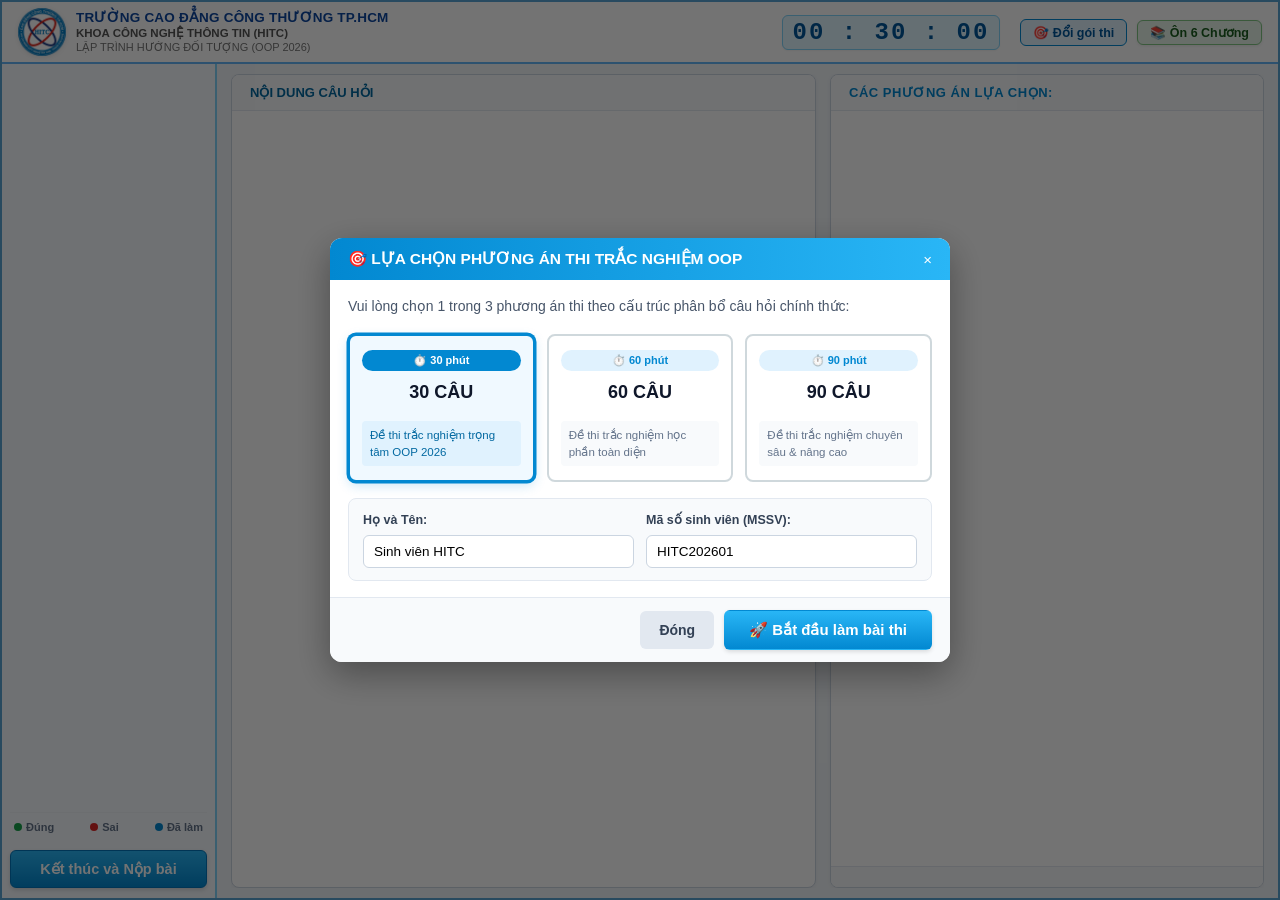
<file: index.html>
<!DOCTYPE html>
<html lang="vi">
<head>
  <meta charset="UTF-8">
  <meta name="viewport" content="width=device-width, initial-scale=1.0">
  <title>Hệ Thống Thi Trắc Nghiệm OOP 2026 - Trường Cao Đẳng Công Thương TP.HCM</title>
  <link rel="icon" type="image/png" href="assets/logo-hitc.png">
  <link rel="stylesheet" href="css/style.css">
</head>
<body>

  <!-- Container toàn bộ ứng dụng -->
  <div id="app-container">
    
    <!-- HEADER TRÊN CÙNG: LOGO HITC, THỜI GIAN, ĐẶT CỜ, CHỌN GÓI THI, ÔN 6 CHƯƠNG -->
    <header class="header-container compact-header">
      <div class="header-left">
        <img src="assets/logo-hitc.png" alt="Logo Trường Cao Đẳng Công Thương TP.HCM" class="logo-bk">
        <div class="header-school-info">
          <div class="center-title">TRƯỜNG CAO ĐẲNG CÔNG THƯƠNG TP.HCM</div>
          <div class="school-title">KHOA CÔNG NGHỆ THÔNG TIN (HITC)</div>
          <div class="school-sub">LẬP TRÌNH HƯỚNG ĐỐI TƯỢNG (OOP 2026)</div>
        </div>
      </div>

      <div class="header-right">
        <!-- 1. Thời gian đếm ngược -->
        <div id="header-timer" class="timer-display header-timer-badge" title="Thời gian làm bài còn lại">00 : 30 : 00</div>
        
        <!-- 2. Cụm Câu hỏi & Nút Đặt cờ -->
        <div id="header-controls-container" class="header-flag-box">
          <!-- Render động bằng JS: [Câu X] [🚩 Đặt cờ] -->
        </div>

        <!-- 3. Nút chọn gói thi (30 / 60 / 90 câu) -->
        <button id="btn-change-package" class="btn-select-package" title="Thay đổi gói đề thi 30, 60, 90 câu">
          🎯 Đổi gói thi
        </button>

        <!-- 4. Nút Học thực hành 6 Chương -->
        <a href="practice.html" class="btn-goto-practice" title="Vào Ôn Tập Thực Hành 6 Chương">
          📚 Ôn 6 Chương
        </a>
      </div>
    </header>

    <!-- WORKSPACE CHÍNH -->
    <main class="main-workspace">
      
      <!-- CỘT TRÁI: DANH SÁCH CÂU HỎI & ĐỒNG HỒ ĐẾM NGƯỢC -->
      <aside class="left-sidebar">
        <div class="mobile-sidebar-heading">📋 Danh sách câu hỏi:</div>
        
        <!-- Lưới câu hỏi có cuộn mượt cho 30, 60, 90 câu -->
        <div class="questions-grid-wrapper">
          <div id="questions-grid" class="questions-grid">
            <!-- Ô câu hỏi sinh động bằng JS -->
          </div>
        </div>

        <!-- Chú thích màu sắc: Đúng (Xanh), Sai (Đỏ), Đã làm (Xanh dương) -->
        <div class="sidebar-legend exam-sidebar-legend">
          <span class="legend-item"><span class="dot dot-correct"></span> Đúng</span>
          <span class="legend-item"><span class="dot dot-wrong"></span> Sai</span>
          <span class="legend-item"><span class="dot dot-answered"></span> Đã làm</span>
        </div>

        <!-- Cụm nút nộp bài / hành động sau thi -->
        <div class="left-sidebar-footer">
          <button id="btn-sidebar-retake" class="btn-sidebar-retake" style="display: none;">🔄 Làm bài thi mới</button>
          <button id="btn-submit-exam" class="btn-submit-exam">Kết thúc và Nộp bài</button>
        </div>
      </aside>

      <!-- KHU VỰC THI CHÍNH: PHÂN CHIA 2 CỘT (CÂU HỎI TRÁI - TRẢ LỜI PHẢI) -->
      <section class="right-workspace">
        
        <div id="exam-split-area" class="exam-workspace-split">
          <!-- CỘT CÂU HỎI (TRÁI - RỘNG RÃI, TOÀN BỘ CHIỀU CAO) -->
          <div class="question-column">
            <div class="question-column-header">
              <span>NỘI DUNG CÂU HỎI</span>
              <span id="question-header-num" style="color: #64748b; font-weight: 700;"></span>
            </div>
            <div id="question-box" class="question-content-box">
              <!-- Nội dung câu hỏi và code render động -->
            </div>
          </div>

          <!-- CỘT TRẢ LỜI (PHẢI - OPTION CARDS RÕ RÀNG) -->
          <div class="options-column">
            <div class="options-header-title">
              CÁC PHƯƠNG ÁN LỰA CHỌN:
            </div>
            <div id="options-box" class="options-list-box">
              <!-- Các lựa chọn card A, B, C, D render động -->
            </div>
            <div id="bottom-nav-bar" class="bottom-nav-bar" style="padding: 10px 18px; border-top: 1.5px solid #e2e8f0; background: #f8fafc;">
              <!-- Thanh điều hướng câu trước / câu tiếp theo -->
            </div>
          </div>
        </div>

        <!-- Khung tổng kết bảng điểm sau khi nộp bài -->
        <div id="summary-view-area" style="display: none; height: 100%; overflow-y: auto;">
          <!-- Render bảng điểm tổng kết -->
        </div>

      </section>

    </main>

  </div>

  <!-- Nạp ngân hàng 360 câu hỏi chính thức từ 6 Google Forms -->
  <script src="js/questions.js"></script>
  <!-- Nạp mã nguồn logic làm bài thi -->
  <script src="js/app.js"></script>
</body>
</html>
</file>
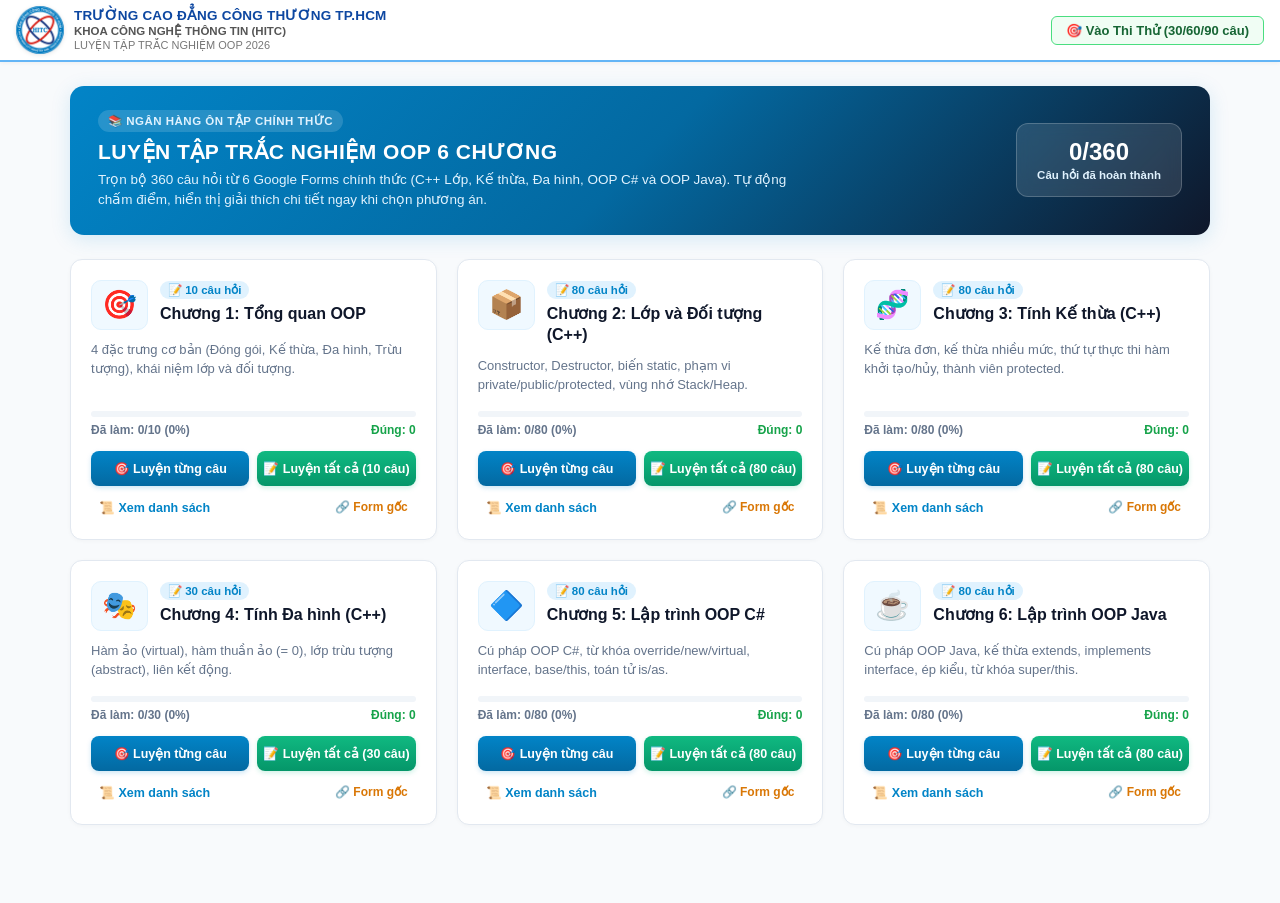
<file: practice.html>
<!DOCTYPE html>
<html lang="vi">
<head>
  <meta charset="UTF-8">
  <meta name="viewport" content="width=device-width, initial-scale=1.0, maximum-scale=5.0">
  <title>Luyện Tập Trắc Nghiệm OOP 2026 - Trường Cao Đẳng Công Thương TP.HCM</title>
  <link rel="icon" type="image/png" href="assets/logo-hitc.png">
  <link rel="stylesheet" href="css/style.css">
</head>
<body class="practice-body">

  <div class="practice-wrapper">

    <!-- HEADER CHÍNH: THANH LỊCH, GỌN GÀNG -->
    <header class="header-container compact-header">
      <div class="header-left">
        <a href="index.html" class="header-logo-link">
          <img src="assets/logo-hitc.png" alt="Logo Trường Cao Đẳng Công Thương TP.HCM" class="logo-bk">
          <div class="header-school-info">
            <div class="center-title">TRƯỜNG CAO ĐẲNG CÔNG THƯƠNG TP.HCM</div>
            <div class="school-title">KHOA CÔNG NGHỆ THÔNG TIN (HITC)</div>
            <div class="school-sub">LUYỆN TẬP TRẮC NGHIỆM OOP 2026</div>
          </div>
        </a>
      </div>

      <div class="header-right">
        <a href="index.html" class="btn-goto-exam-link" title="Chuyển sang làm bài thi trắc nghiệm bấm giờ">
          🎯 Vào Thi Thử (30/60/90 câu)
        </a>
      </div>
    </header>

    <!-- MÀN HÌNH 1: DANH MỤC 6 CHƯƠNG ÔN TẬP KHOA HỌC -->
    <main id="overview-screen" class="overview-container">
      
      <!-- Hero Banner tinh tế -->
      <div class="practice-hero-card">
        <div class="hero-left-content">
          <span class="hero-tag">📚 NGÂN HÀNG ÔN TẬP CHÍNH THỨC</span>
          <h2>LUYỆN TẬP TRẮC NGHIỆM OOP 6 CHƯƠNG</h2>
          <p>
            Trọn bộ 360 câu hỏi từ 6 Google Forms chính thức (C++ Lớp, Kế thừa, Đa hình, OOP C# và OOP Java).
            Tự động chấm điểm, hiển thị giải thích chi tiết ngay khi chọn phương án.
          </p>
        </div>
        <div class="hero-stats-badge">
          <div class="hero-stat-num" id="hero-total-answered">0/360</div>
          <div class="hero-stat-label">Câu hỏi đã hoàn thành</div>
        </div>
      </div>

      <!-- Lưới 6 chương trực quan, không bị rối -->
      <div class="overview-grid" id="modules-cards-container">
        <!-- Render 6 thẻ chương qua JS -->
      </div>

    </main>

    <!-- MÀN HÌNH 2: KHÔNG GIAN HỌC TẬP TẬP TRUNG (PRACTICE WORKSPACE) -->
    <div id="practice-screen" class="practice-workspace-container" style="display: none;">
      
      <!-- THANH ĐIỀU HƯỚNG SUB-HEADER KHOA HỌC, GỌN GÀNG -->
      <nav class="practice-top-nav">
        <!-- Bên trái: Nút quay lại & Tiêu đề chương -->
        <div class="top-nav-left">
          <button id="btn-back-overview" class="btn-nav-back" title="Quay lại danh mục 6 chương">
            ◀ 6 Chương
          </button>
          <div class="active-module-pill" id="active-module-label">
            Chương 1: Tổng quan OOP
          </div>
        </div>

        <!-- Ở giữa: Segmented Control chuyển đổi chế độ học (3 chế độ rõ ràng) -->
        <div class="segmented-control" role="tablist">
          <button id="tab-mode-single" class="segmented-btn active" role="tab" title="Luyện từng câu: Chọn đáp án xem giải thích chi tiết ngay">
            🎯 Luyện từng câu
          </button>
          <button id="tab-mode-all" class="segmented-btn" role="tab" title="Luyện tất cả các câu: Làm bài trọn vẹn toàn bộ chương, nộp bài tính điểm">
            📝 Luyện tất cả (<span id="all-count-badge">80</span> câu)
          </button>
          <button id="tab-mode-list" class="segmented-btn" role="tab" title="Xem danh sách: Đọc toàn bộ câu hỏi và đáp án dạng cuộn">
            📜 Xem danh sách
          </button>
        </div>

        <!-- Bên phải: Nút nộp bài chương, Thống kê, Bộ lọc & Bật tắt lưới -->
        <div class="top-nav-right">
          <button id="btn-submit-chapter" class="btn-submit-chapter" style="display: none;" title="Nộp bài và chấm điểm toàn bộ câu hỏi của chương">
            🏁 Nộp bài chương
          </button>
          <div class="stat-badge" id="practice-quick-stats">
            Tiến độ: 0/80
          </div>
          <select id="filter-select" class="nav-filter-select" title="Lọc câu hỏi">
            <option value="all">Tất cả câu</option>
            <option value="unanswered">Chưa làm</option>
            <option value="wrong">Câu sai</option>
            <option value="correct">Câu đúng</option>
          </select>
          <button id="btn-toggle-grid" class="btn-toggle-grid" title="Ẩn/Hiện lưới số câu hỏi">
            📋 Lưới câu hỏi
          </button>
        </div>
      </nav>

      <!-- KHUNG BỐ CỤC CHÍNH -->
      <div class="practice-main-layout">

        <!-- CỘT BÊN: LƯỚI SỐ CÂU HỎI (CÓ THỂ BẬT/TẮT ĐỂ MỞ RỘNG VÙNG NHÌN) -->
        <aside class="practice-sidebar" id="practice-sidebar">
          <div class="sidebar-header">
            <span>DANH SÁCH CÂU HỎI</span>
            <button id="btn-reset-module" class="btn-sidebar-reset" title="Xóa kết quả đã làm của chương này để ôn lại từ đầu">
              🔄 Làm lại
            </button>
          </div>
          <div class="questions-grid-wrapper">
            <div id="practice-questions-grid" class="questions-grid">
              <!-- Render ô số 1..80 -->
            </div>
          </div>
          <div class="sidebar-legend">
            <span class="legend-item"><span class="dot dot-unanswered"></span> Chưa làm</span>
            <span class="legend-item"><span class="dot dot-correct"></span> Đúng</span>
            <span class="legend-item"><span class="dot dot-wrong"></span> Sai</span>
          </div>
        </aside>

        <!-- VÙNG NỘI DUNG CHÍNH (CÂU HỎI VÀ PHƯƠNG ÁN) -->
        <main class="practice-content-area">

          <!-- CHẾ ĐỘ 1: LUYỆN TỪNG CÂU (2 CỘT TẬP TRUNG, HIỆN ĐẠI) -->
          <div id="single-question-view" class="practice-single-container">
            
            <!-- Cột trái: Đề bài & Code Snippet -->
            <div class="practice-q-pane">
              <div class="pane-header">
                <span class="q-badge-num" id="practice-q-header-num">Câu 1 / 80</span>
                <span class="q-module-tag" id="practice-q-tag">OOP C++</span>
              </div>
              <div id="practice-question-box" class="pane-scroll-body">
                <!-- Nội dung câu hỏi và code render động -->
              </div>
            </div>

            <!-- Cột phải: 4 Phương án A, B, C, D & Lời giải & Điều hướng ngay dưới câu D -->
            <div class="practice-a-pane">
              <div class="pane-header">
                <span class="pane-title">PHƯƠNG ÁN TRẢ LỜI</span>
                <span class="pane-sub-hint">Chọn đáp án để xem giải thích</span>
              </div>
              <div id="practice-options-box" class="pane-scroll-body pane-options-body">
                <!-- 4 Options card + Giải thích + Nút điều hướng sát dưới câu D -->
              </div>
            </div>

          </div>

          <!-- CHẾ ĐỘ 2: LUYỆN TỔNG SỐ CÂU (DANH SÁCH CUỘN GỌN GÀNG) -->
          <div id="list-questions-view" class="practice-list-container" style="display: none;">
            <!-- Render danh sách toàn bộ câu hỏi -->
          </div>

        </main>

      </div>

    </div>

  </div>

  <!-- Nạp ngân hàng câu hỏi 360 câu -->
  <script src="js/questions.js"></script>
  <!-- Nạp logic học thực hành -->
  <script src="js/practice.js"></script>
</body>
</html>
</file>
<file: css/style.css>
/* ==========================================================================
   CSS STYLE SHEET CHO HỆ THỐNG TRẮC NGHIỆM ĐẠI HỌC BÁCH KHOA (BK-CCE)
   Thiết kế chuẩn xác theo giao diện phần mềm thi trắc nghiệm Bách Khoa
   ========================================================================== */

:root {
  --primary-blue: #0288d1;
  --secondary-blue: #29b6f6;
  --dark-blue: #005bac;
  --light-blue-border: #7ec5e8;
  --box-bg: #ffffff;
  --bg-app: #f4f7f9;
  --text-dark: #212529;
  --text-red: #d32f2f;
  --green-correct: #8ce99a;
  --green-correct-border: #48c774;
  --red-wrong: #f8b4b4;
  --red-wrong-border: #f14668;
  --flag-color: #e65100;
  --font-base: 15px;
}

* {
  box-sizing: border-box;
  margin: 0;
  padding: 0;
}

body {
  font-family: -apple-system, BlinkMacSystemFont, "Segoe UI", Roboto, Arial, sans-serif;
  background-color: #dbeaf7;
  color: var(--text-dark);
  font-size: var(--font-base);
  height: 100vh;
  display: flex;
  flex-direction: column;
  overflow: hidden;
  user-select: none;
}

/* Container chính bao toàn bộ ứng dụng */
#app-container {
  display: flex;
  flex-direction: column;
  width: 100vw;
  height: 100vh;
  background-color: #ffffff;
  border: 2px solid #5aa5d4;
  overflow: hidden;
}

/* ==========================================================================
   HEADER TRÊN CÙNG: GỌN GÀNG, HIỆN ĐẠI (LOGO, THỜI GIAN, ĐẶT CỜ, ÔN 50 CÂU)
   ========================================================================== */
.header-container {
  display: flex;
  align-items: center;
  justify-content: space-between;
  padding: 6px 16px;
  background: #ffffff;
  border-bottom: 2px solid #64b5f6;
  min-height: 52px;
  box-shadow: 0 1px 4px rgba(0, 0, 0, 0.05);
}

.header-left {
  display: flex;
  align-items: center;
  gap: 10px;
}

.logo-bk {
  width: 48px;
  height: 48px;
  object-fit: contain;
  flex-shrink: 0;
  filter: drop-shadow(0 1px 2px rgba(0, 0, 0, 0.1));
}

.header-school-info {
  line-height: 1.25;
}

.center-title {
  font-weight: 800;
  color: #0d47a1;
  font-size: 13.5px;
  letter-spacing: 0.2px;
}

.school-title {
  font-weight: 700;
  color: #555555;
  font-size: 11.5px;
}

.school-sub {
  color: #777777;
  font-size: 11px;
}

/* Phần bên phải của header */
.header-right {
  display: flex;
  align-items: center;
  justify-content: flex-end;
  gap: 10px;
  flex-wrap: wrap;
}

/* 1. Đồng hồ đếm ngược trên Header */
.header-timer-badge {
  font-family: "Courier New", Courier, monospace, sans-serif;
  font-size: 17px;
  font-weight: 800;
  color: #01579b;
  background: #e1f5fe;
  border: 1.5px solid #81d4fa;
  padding: 3px 10px;
  border-radius: 6px;
  letter-spacing: 1.5px;
  display: inline-flex;
  align-items: center;
  box-shadow: 0 1px 2px rgba(0, 0, 0, 0.05);
}

.header-timer-badge.timer-danger {
  color: #d32f2f;
  background: #ffebee;
  border-color: #ef5350;
  animation: pulse 1s infinite;
}

/* 2. Cụm Đặt cờ & Câu hiện tại */
.header-flag-box {
  display: inline-flex;
  align-items: center;
  gap: 6px;
}

.current-q-badge {
  font-weight: 800;
  font-size: 13px;
  color: #0d47a1;
  background: #e3f2fd;
  border: 1px solid #90caf9;
  padding: 3px 8px;
  border-radius: 5px;
  display: inline-flex;
  align-items: center;
  white-space: nowrap;
}

.btn-flag {
  display: inline-flex;
  align-items: center;
  gap: 4px;
  background: #ffffff;
  border: 1.5px solid #90caf9;
  padding: 3px 10px;
  border-radius: 5px;
  cursor: pointer;
  font-size: 12.5px;
  color: #0277bd;
  font-weight: 700;
  transition: all 0.2s;
  box-shadow: 0 1px 2px rgba(0, 0, 0, 0.05);
  white-space: nowrap;
}

.btn-flag:hover {
  background: #e1f5fe;
  border-color: #4fc3f7;
}

.btn-flag.active {
  background: #fff3e0;
  border-color: #fb8c00;
  color: #e65100;
}

/* 3. Nút Ôn 50 câu */
.btn-goto-practice {
  background: #e8f5e9;
  color: #1b5e20 !important;
  border: 1.5px solid #81c784;
  text-decoration: none;
  padding: 4px 12px;
  border-radius: 6px;
  font-weight: 800;
  font-size: 12.5px;
  display: inline-flex;
  align-items: center;
  gap: 5px;
  box-shadow: 0 1px 3px rgba(0, 0, 0, 0.08);
  transition: all 0.2s;
  white-space: nowrap;
}

.btn-goto-practice:hover {
  background: #c8e6c9;
  border-color: #66bb6a;
  transform: translateY(-1px);
}

/* ==========================================================================
   BODY CHÍNH: CỘT TRÁI (30 CÂU + ĐỒNG HỒ) & CỘT PHẢI (NỘI DUNG)
   ========================================================================== */
.main-workspace {
  display: flex;
  flex: 1;
  min-height: 0;
  background-color: #ffffff;
}

/* CỘT TRÁI */
.left-sidebar {
  width: 215px;
  min-width: 215px;
  background-color: #f7fbff;
  border-right: 2px solid #81d4fa;
  padding: 10px 8px;
  display: flex;
  flex-direction: column;
  justify-content: space-between;
}

/* Lưới câu hỏi: Tự thích ứng 30, 60, 90 câu với thanh cuộn tinh tế */
.questions-grid-wrapper {
  flex: 1;
  min-height: 0;
  overflow-y: auto;
  padding-right: 2px;
  margin-bottom: 8px;
}

.questions-grid-wrapper::-webkit-scrollbar {
  width: 5px;
}

.questions-grid-wrapper::-webkit-scrollbar-thumb {
  background: #90caf9;
  border-radius: 4px;
}

.questions-grid {
  display: grid;
  grid-template-columns: repeat(5, 1fr);
  gap: 4px;
}

.questions-grid.grid-60,
.questions-grid.grid-90 {
  grid-template-columns: repeat(5, 1fr);
}

.q-cell {
  position: relative;
  height: 28px;
  min-height: 28px;
  border: 1px solid #4fc3f7;
  background: linear-gradient(180deg, #4fc3f7 0%, #29b6f6 100%);
  color: #ffffff;
  border-radius: 4px;
  font-weight: 700;
  font-size: 12px;
  display: flex;
  align-items: center;
  justify-content: center;
  cursor: pointer;
  box-shadow: 0 1px 2px rgba(0, 0, 0, 0.1);
  transition: all 0.15s ease;
  padding: 0;
}

.q-cell:hover {
  transform: translateY(-1px);
  box-shadow: 0 2px 4px rgba(0, 0, 0, 0.15);
  filter: brightness(1.05);
}

/* Đang xem (Active - Mặc định khi chưa có kết quả) */
.q-cell.current {
  border: 2.5px solid #0284c7 !important;
  color: #0369a1 !important;
  background: #ffffff !important;
  font-weight: 800 !important;
  box-shadow: 0 0 0 2px rgba(2, 132, 199, 0.25), 0 2px 6px rgba(2, 132, 199, 0.35) !important;
  transform: scale(1.05);
  z-index: 2;
}

/* Đã trả lời */
.q-cell.answered {
  background: linear-gradient(180deg, #0288d1 0%, #01579b 100%);
  border-color: #01579b;
}

/* Đặt cờ */
.q-cell.flagged {
  box-shadow: inset 0 0 0 1.5px #ff9800, 0 1px 3px rgba(0, 0, 0, 0.15) !important;
}

.q-cell.flagged::after {
  content: "🚩";
  position: absolute;
  top: 0px;
  right: 1px;
  font-size: 9px;
  line-height: 1;
  filter: drop-shadow(0 1px 1px rgba(0, 0, 0, 0.3));
}

/* ==========================================================================
   PHẦN ÔN TẬP: 50 CÂU HỎI THIẾT KẾ NHỎ GỌN (1..50)
   ========================================================================== */
.practice-grid-container {
  max-height: calc(100vh - 280px);
  overflow-y: auto;
  padding-right: 3px;
}

.practice-grid-container::-webkit-scrollbar {
  width: 4px;
}

.practice-grid-container::-webkit-scrollbar-thumb {
  background: #b0bec5;
  border-radius: 4px;
}

.practice-grid-container .questions-grid {
  grid-template-columns: repeat(5, 1fr);
  gap: 3px;
}

.practice-grid-container .q-cell {
  height: 24px;
  min-height: 24px;
  font-size: 11px;
  border-radius: 3px;
  padding: 0;
}

.practice-grid-container .q-cell.flagged::after {
  font-size: 8px;
  top: -1px;
  right: 0px;
}

.q-flag-tag {
  display: inline-flex;
  align-items: center;
  gap: 4px;
  background: #fff3e0;
  color: #e65100;
  border: 1px solid #ffb74d;
  padding: 3px 8px;
  border-radius: 4px;
  font-size: 12.5px;
  font-weight: 700;
  margin-right: 8px;
  vertical-align: middle;
}

/* ==========================================================================
   TRẠNG THÁI Ô CÂU HỎI TRONG LƯỚI BÊN TRÁI (ĐÚNG XANH - SAI ĐỎ - RÕ NÉT)
   ========================================================================== */

/* 1. CÂU TRẢ LỜI ĐÚNG: NỀN XANH LÁ RÕ NÉT */
.q-cell.correct,
.q-cell.review-correct {
  background: linear-gradient(180deg, #22c55e 0%, #16a34a 100%) !important;
  color: #ffffff !important;
  border: 1.5px solid #15803d !important;
  font-weight: 800 !important;
  box-shadow: 0 1px 3px rgba(22, 163, 74, 0.4) !important;
}

.q-cell.correct:hover,
.q-cell.review-correct:hover {
  filter: brightness(1.1);
  transform: translateY(-1px);
}

/* 2. CÂU TRẢ LỜI SAI: NỀN ĐỎ RÕ NÉT */
.q-cell.wrong,
.q-cell.review-wrong {
  background: linear-gradient(180deg, #ef4444 0%, #dc2626 100%) !important;
  color: #ffffff !important;
  border: 1.5px solid #b91c1c !important;
  font-weight: 800 !important;
  box-shadow: 0 1px 3px rgba(220, 38, 38, 0.4) !important;
}

.q-cell.wrong:hover,
.q-cell.review-wrong:hover {
  filter: brightness(1.1);
  transform: translateY(-1px);
}

/* 3. CÂU CHƯA LÀM TRONG CHẾ ĐỘ XEM LẠI */
.q-cell.review-unanswered {
  background: #cbd5e1 !important;
  color: #475569 !important;
  border: 1.5px solid #94a3b8 !important;
  font-weight: 700 !important;
}

/* 4. Ô ĐANG XEM CÂU ĐÚNG: Nền xanh lá + Vòng sáng vàng Gold nổi bật */
.q-cell.current.correct,
.q-cell.current.review-correct {
  background: linear-gradient(180deg, #22c55e 0%, #16a34a 100%) !important;
  color: #ffffff !important;
  border: 2px solid #ffffff !important;
  outline: 3px solid #f59e0b !important;
  outline-offset: 1px !important;
  box-shadow: 0 0 10px rgba(245, 158, 11, 0.85) !important;
  transform: scale(1.08);
  z-index: 5;
}

/* 5. Ô ĐANG XEM CÂU SAI: Nền đỏ + Vòng sáng vàng Gold nổi bật */
.q-cell.current.wrong,
.q-cell.current.review-wrong {
  background: linear-gradient(180deg, #ef4444 0%, #dc2626 100%) !important;
  color: #ffffff !important;
  border: 2px solid #ffffff !important;
  outline: 3px solid #f59e0b !important;
  outline-offset: 1px !important;
  box-shadow: 0 0 10px rgba(245, 158, 11, 0.85) !important;
  transform: scale(1.08);
  z-index: 5;
}

/* 6. Ô BỊ MỜ KHI KHÔNG THUỘC BỘ LỌC ĐANG CHỌN */
.q-cell.filtered-out {
  opacity: 0.22 !important;
  filter: grayscale(0.85) !important;
  cursor: pointer;
  transform: none !important;
  box-shadow: none !important;
}

.q-cell.filtered-out:hover {
  opacity: 0.65 !important;
  filter: none !important;
  transform: translateY(-1px) !important;
}

/* Khung hiển thị khi bộ lọc rỗng */
.practice-empty-filter {
  padding: 36px 20px;
  text-align: center;
  background: #f8fafc;
  border: 1.5px dashed #cbd5e1;
  border-radius: 12px;
  margin: 12px;
}

.practice-empty-filter .empty-icon {
  font-size: 46px;
  margin-bottom: 12px;
  line-height: 1;
}

.practice-empty-filter h4 {
  font-size: 17px;
  color: #0f172a;
  margin-bottom: 8px;
  font-weight: 700;
}

.practice-empty-filter p {
  font-size: 14px;
  color: #64748b;
  margin-bottom: 18px;
  line-height: 1.5;
}

/* Chú thích màu sắc cho sidebar thi */
.dot-answered {
  background: #0288d1;
}

.exam-sidebar-legend {
  margin-top: 8px;
  padding: 6px 4px 0 4px;
  border-top: 1px solid #e2e8f0;
  display: flex;
  justify-content: space-around;
  font-size: 11px;
  color: #64748b;
  font-weight: 600;
  width: 100%;
}

/* Cụm điều khiển dưới cột trái */
.left-sidebar-footer {
  margin-top: 15px;
  display: flex;
  flex-direction: column;
  align-items: center;
  gap: 12px;
}

.btn-sidebar-retake {
  width: 100%;
  padding: 10px 14px;
  background: linear-gradient(180deg, #10b981 0%, #059669 100%);
  color: #ffffff;
  border: 1px solid #047857;
  border-radius: 6px;
  font-weight: 700;
  font-size: 14px;
  cursor: pointer;
  box-shadow: 0 2px 4px rgba(16, 185, 129, 0.2);
  transition: all 0.2s cubic-bezier(0.4, 0, 0.2, 1);
  display: flex;
  align-items: center;
  justify-content: center;
  gap: 6px;
}

.btn-sidebar-retake:hover {
  filter: brightness(1.08);
  transform: translateY(-1px);
  box-shadow: 0 4px 8px rgba(16, 185, 129, 0.3);
}

.btn-submit-exam {
  width: 100%;
  padding: 10px 14px;
  background: linear-gradient(180deg, #29b6f6 0%, #0288d1 100%);
  color: #ffffff;
  border: 1px solid #0277bd;
  border-radius: 6px;
  font-weight: 700;
  font-size: 14.5px;
  cursor: pointer;
  box-shadow: 0 2px 4px rgba(0, 0, 0, 0.15);
  transition: all 0.2s;
}

.btn-submit-exam:hover {
  background: linear-gradient(180deg, #4fc3f7 0%, #039be5 100%);
}

.btn-exit-app {
  width: 100%;
  padding: 8px 12px;
  background: #ffffff;
  color: #333333;
  border: 1px solid #b0bec5;
  border-radius: 6px;
  font-weight: 600;
  font-size: 13.5px;
  cursor: pointer;
  box-shadow: 0 1px 3px rgba(0, 0, 0, 0.08);
}

.btn-exit-app:hover {
  background: #f1f5f9;
}

/* Đồng hồ đếm ngược */
.timer-display {
  font-family: "Courier New", Courier, monospace, sans-serif;
  font-size: 24px;
  font-weight: 800;
  color: #01579b;
  letter-spacing: 2px;
}

.timer-display.timer-danger {
  color: #d32f2f;
  animation: pulse 1s infinite;
}

@keyframes pulse {
  0% { transform: scale(1); }
  50% { transform: scale(1.05); }
  100% { transform: scale(1); }
}

.app-version {
  align-self: flex-start;
  font-size: 12px;
  color: #0288d1;
  font-weight: 600;
}

/* ==========================================================================
   CỘT PHẢI: KHU VỰC THI CHÍNH - PHÂN CHIA 2 CỘT (CÂU HỎI TRÁI - TRẢ LỜI PHẢI)
   ========================================================================== */
.right-workspace {
  flex: 1;
  display: flex;
  flex-direction: column;
  padding: 10px 14px;
  background-color: #f1f5f9;
  min-width: 0;
  height: 100%;
  overflow: hidden;
}

/* Container chia 2 cột cho bài thi */
.exam-workspace-split {
  flex: 1;
  display: flex;
  gap: 14px;
  min-height: 0;
  overflow: hidden;
}

/* Cột Câu Hỏi (Trái - Rộng rãi, toàn chiều cao) */
.question-column {
  flex: 1.35;
  background: #ffffff;
  border: 1.5px solid #cbd5e1;
  border-radius: 8px;
  display: flex;
  flex-direction: column;
  overflow: hidden;
  box-shadow: 0 1px 4px rgba(0, 0, 0, 0.05);
}

.question-column-header {
  padding: 10px 18px;
  background: #f8fafc;
  border-bottom: 1.5px solid #e2e8f0;
  font-size: 13px;
  font-weight: 800;
  color: #0369a1;
  display: flex;
  justify-content: space-between;
  align-items: center;
}

.question-content-box {
  flex: 1;
  padding: 18px 22px;
  overflow-y: auto;
  line-height: 1.65;
  font-size: 15.5px;
  color: #1e293b;
}

/* Thanh hành động đặt dưới câu hỏi (Xem bảng điểm & Làm bài thi mới) */
.question-action-bar {
  padding: 10px 18px;
  background: #f8fafc;
  border-top: 1.5px solid #e2e8f0;
  display: flex;
  gap: 12px;
  align-items: center;
  justify-content: center;
  flex-shrink: 0;
}

.question-action-bar .btn-action-center {
  flex: 1;
  padding: 10px 18px;
  font-size: 14px;
  font-weight: 700;
  border-radius: 8px;
  display: inline-flex;
  align-items: center;
  justify-content: center;
  gap: 6px;
  cursor: pointer;
  transition: all 0.2s cubic-bezier(0.4, 0, 0.2, 1);
  box-shadow: 0 2px 4px rgba(0, 0, 0, 0.08);
}

.question-action-bar .btn-stop-review {
  background: linear-gradient(180deg, #0284c7 0%, #0369a1 100%);
  color: #ffffff;
  border: none;
}

.question-action-bar .btn-stop-review:hover {
  filter: brightness(1.1);
  transform: translateY(-1px);
  box-shadow: 0 4px 8px rgba(2, 132, 199, 0.25);
}

.question-action-bar .btn-retake {
  background: linear-gradient(180deg, #10b981 0%, #059669 100%);
  color: #ffffff;
  border: none;
}

.question-action-bar .btn-retake:hover {
  filter: brightness(1.1);
  transform: translateY(-1px);
  box-shadow: 0 4px 8px rgba(16, 185, 129, 0.25);
}

/* Cột Trả Lời (Phải - Option Cards rõ ràng, Nút điều hướng) */
.options-column {
  flex: 1;
  background: #ffffff;
  border: 1.5px solid #cbd5e1;
  border-radius: 8px;
  display: flex;
  flex-direction: column;
  overflow: hidden;
  box-shadow: 0 1px 4px rgba(0, 0, 0, 0.05);
}

.options-header-title {
  padding: 10px 18px;
  background: #f8fafc;
  border-bottom: 1.5px solid #e2e8f0;
  font-size: 13px;
  font-weight: 800;
  color: #0288d1;
  letter-spacing: 0.5px;
}

.options-list-box {
  flex: 1;
  padding: 16px 18px;
  overflow-y: auto;
  display: flex;
  flex-direction: column;
  gap: 12px;
}

/* Card Option được thiết kế rõ ràng, nổi bật có viền & badge */
.option-card {
  display: flex;
  align-items: flex-start;
  gap: 12px;
  padding: 12px 14px;
  background: #ffffff;
  border: 2px solid #cbd5e1;
  border-radius: 8px;
  cursor: pointer;
  transition: all 0.18s ease;
  user-select: none;
  min-height: 48px;
  width: 100%;
  box-sizing: border-box;
}

.option-card:hover {
  border-color: #0288d1;
  background-color: #f0f9ff;
  transform: translateY(-1px);
  box-shadow: 0 2px 6px rgba(2, 136, 209, 0.12);
}

/* Khi được chọn */
.option-card.selected {
  border-color: #0288d1 !important;
  background-color: #e0f2fe !important;
  box-shadow: 0 0 0 1.5px #0288d1, 0 3px 8px rgba(2, 136, 209, 0.18);
}

/* Ký tự chữ A, B, C, D hình tròn */
.option-letter-badge {
  width: 30px;
  height: 30px;
  min-width: 30px;
  border-radius: 50%;
  border: 2px solid #94a3b8;
  color: #475569;
  font-weight: 800;
  font-size: 13.5px;
  display: flex;
  align-items: center;
  justify-content: center;
  background: #f8fafc;
  transition: all 0.15s ease;
  flex-shrink: 0;
  margin-top: 2px;
}

.option-card:hover .option-letter-badge {
  border-color: #0288d1;
  color: #0288d1;
}

.option-card.selected .option-letter-badge {
  border-color: #0288d1;
  background: #0288d1;
  color: #ffffff;
}

/* Nội dung đáp án: tự động xuống dòng và dùng thanh cuộn nếu quá dài */
.option-card-text {
  flex: 1;
  min-width: 0;
  font-size: 14.5px;
  line-height: 1.5;
  color: #1e293b;
  white-space: normal !important;
  word-break: break-word !important;
  overflow-wrap: anywhere !important;
}

.option-card-text code {
  font-family: "Consolas", "Courier New", monospace;
  background: #f1f5f9;
  padding: 2px 6px;
  border-radius: 4px;
  font-size: 13px;
  white-space: pre-wrap !important;
  word-break: break-all !important;
  display: inline-block;
  max-width: 100%;
  box-sizing: border-box;
}

/* Hiển thị kết quả đúng/sai trong chế độ Review & Ôn tập */
.option-card.correct-answer-card {
  border-color: #2e7d32 !important;
  background-color: #e8f5e9 !important;
  box-shadow: 0 0 0 1.5px #2e7d32;
}

.option-card.correct-answer-card .option-letter-badge {
  border-color: #2e7d32 !important;
  background: #2e7d32 !important;
  color: #ffffff !important;
}

.option-card.user-wrong-card {
  border-color: #d32f2f !important;
  background-color: #ffebee !important;
  box-shadow: 0 0 0 1.5px #d32f2f;
}

.option-card.user-wrong-card .option-letter-badge {
  border-color: #d32f2f !important;
  background: #d32f2f !important;
  color: #ffffff !important;
}

.option-status-tag {
  font-size: 12px;
  font-weight: 700;
  padding: 3px 8px;
  border-radius: 4px;
  white-space: nowrap;
}

.option-status-tag.tag-correct {
  background: #c8e6c9;
  color: #1b5e20;
}

.option-status-tag.tag-wrong {
  background: #ffcdd2;
  color: #b71c1c;
}

/* Banner hiển thị đáp án đúng và lời giải */
.correct-answer-banner {
  margin-top: 12px;
  padding: 12px 16px;
  background-color: #fffde7;
  border: 1.5px solid #fbc02d;
  border-radius: 6px;
  color: #e65100;
  font-size: 14px;
  line-height: 1.55;
  box-shadow: 0 1px 4px rgba(0,0,0,0.04);
}

.explanation-text {
  margin-top: 6px;
  font-weight: normal;
  color: #334155;
  font-size: 13.5px;
}

/* Thanh điều hướng dưới cùng */
.bottom-nav-bar {
  display: flex;
  align-items: center;
  justify-content: space-between;
  margin-top: 12px;
  padding-top: 6px;
}

.btn-nav {
  padding: 9px 24px;
  border-radius: 6px;
  font-weight: 700;
  font-size: 14.5px;
  cursor: pointer;
  transition: all 0.2s;
  border: 1px solid transparent;
}

.btn-prev {
  background: #e0f2fe;
  color: #0288d1;
  border-color: #bae6fd;
}

.btn-prev:hover:not(:disabled) {
  background: #bae6fd;
}

.btn-prev:disabled {
  background: #f1f5f9;
  color: #94a3b8;
  border-color: #e2e8f0;
  cursor: not-allowed;
}

.btn-next {
  background: linear-gradient(180deg, #29b6f6 0%, #0288d1 100%);
  color: #ffffff;
  border-color: #0277bd;
  box-shadow: 0 2px 4px rgba(0, 0, 0, 0.12);
}

.btn-next:hover:not(:disabled) {
  background: linear-gradient(180deg, #4fc3f7 0%, #039be5 100%);
}

.nav-center-buttons {
  display: flex;
  gap: 12px;
}

.btn-action-center {
  padding: 8px 20px;
  border-radius: 6px;
  font-weight: 700;
  font-size: 14px;
  cursor: pointer;
  border: 1px solid transparent;
}

.btn-stop-review {
  background: linear-gradient(180deg, #29b6f6 0%, #039be5 100%);
  color: #ffffff;
  border-color: #0288d1;
}

.btn-retake {
  background: linear-gradient(180deg, #0288d1 0%, #01579b 100%);
  color: #ffffff;
  border-color: #01579b;
}

/* ==========================================================================
   BẢNG TỔNG KẾT KẾT QUẢ THI (Screenshot 2)
   ========================================================================== */
.result-summary-pane {
  background-color: #ffffff;
  padding: 24px;
  line-height: 1.8;
  font-size: 17px;
  color: #212529;
}

.result-summary-pane h3 {
  color: #005bac;
  margin-bottom: 10px;
}

.result-line-divider {
  color: #90a4ae;
  letter-spacing: 2px;
  margin: 6px 0;
}

.result-highlight-score {
  font-weight: 800;
  color: #d32f2f;
  font-size: 19px;
}

/* ==========================================================================
   MODAL / POPUP
   ========================================================================== */
.modal-overlay {
  position: fixed;
  top: 0;
  left: 0;
  right: 0;
  bottom: 0;
  width: 100%;
  height: 100%;
  background: rgba(0, 0, 0, 0.55);
  display: flex;
  align-items: center;
  justify-content: center;
  z-index: 9999;
  padding: 12px;
  overflow-y: auto;
  -webkit-overflow-scrolling: touch;
}

.modal-dialog {
  background: #ffffff;
  border-radius: 12px;
  box-shadow: 0 12px 36px rgba(0, 0, 0, 0.35);
  width: 95%;
  max-width: 560px;
  max-height: 90vh;
  max-height: 90dvh;
  display: flex;
  flex-direction: column;
  overflow: hidden;
  animation: fadeIn 0.2s ease-out;
  margin: auto;
}

.modal-header {
  flex-shrink: 0;
  background: linear-gradient(90deg, #0288d1, #29b6f6);
  color: #ffffff;
  padding: 12px 18px;
  display: flex;
  justify-content: space-between;
  align-items: center;
}

.modal-header h4 {
  margin: 0;
  font-size: 15.5px;
  font-weight: 700;
}

.modal-body {
  flex: 1 1 auto;
  min-height: 0;
  overflow-y: auto;
  -webkit-overflow-scrolling: touch;
  padding: 16px 18px;
  font-size: 14.5px;
  line-height: 1.55;
}

.modal-footer {
  flex-shrink: 0;
  padding: 12px 18px;
  background: #f8fafc;
  display: flex;
  justify-content: flex-end;
  align-items: center;
  gap: 10px;
  border-top: 1px solid #e2e8f0;
}

@keyframes fadeIn {
  from { opacity: 0; transform: scale(0.96); }
  to { opacity: 1; transform: scale(1); }
}

.mobile-timer-badge {
  display: none;
}

.mobile-sidebar-heading {
  display: none;
}

/* ==========================================================================
   RESPONSIVE DESIGN CHO IPAD (TABLET 768px - 1023px)
   ========================================================================== */
@media (min-width: 768px) and (max-width: 1023px) {
  .header-container {
    padding: 6px 12px;
  }
  .school-title {
    font-size: 12.5px;
  }
  .center-title {
    font-size: 11.5px;
  }
  .school-sub {
    font-size: 10px;
    line-height: 1.3;
  }
  .left-sidebar {
    width: 215px;
    min-width: 215px;
    padding: 10px 8px;
  }
  .questions-grid {
    gap: 4px;
  }
  .q-cell {
    font-size: 13.5px;
  }
  .question-box {
    padding: 14px 16px;
  }
  .options-box {
    padding: 14px 16px;
  }
  .option-item {
    padding: 10px 12px;
    min-height: 44px;
  }
}

/* ==========================================================================
   RESPONSIVE DESIGN CHO ĐIỆN THOẠI DI ĐỘNG (SMARTPHONES < 768px)
   ========================================================================== */
@media (max-width: 767px) {
  body {
    overflow-y: auto;
    height: auto;
    min-height: 100vh;
  }

  #app-container {
    height: auto;
    min-height: 100vh;
    display: flex;
    flex-direction: column;
  }

  /* Header trên điện thoại */
  .header-container {
    flex-direction: column;
    align-items: stretch;
    padding: 8px 10px;
    gap: 8px;
    border-bottom: 2px solid #81d4fa;
  }

  .header-left {
    display: flex;
    align-items: center;
    gap: 8px;
  }

  .logo-bk {
    width: 42px;
    height: 42px;
    flex-shrink: 0;
  }

  .school-title {
    font-size: 12px;
    font-weight: 800;
    line-height: 1.25;
  }

  .center-title {
    font-size: 11px;
    font-weight: 700;
    color: #0277bd;
  }

  .school-sub {
    display: none; /* Ẩn bớt thông tin chi tiết địa chỉ để tiết kiệm không gian màn hình */
  }

  .header-right {
    width: auto;
    display: flex;
    align-items: center;
    justify-content: flex-end;
    gap: 5px;
    flex-wrap: wrap;
  }

  .header-timer-badge {
    font-size: 13.5px;
    padding: 2px 7px;
    letter-spacing: 0.5px;
  }

  .header-flag-box {
    gap: 4px;
  }

  .current-q-badge {
    font-size: 11px;
    padding: 2px 6px;
  }

  .btn-flag {
    font-size: 11px;
    padding: 2px 6px;
  }

  .btn-select-package {
    font-size: 11px;
    padding: 2px 7px;
  }

  .btn-goto-practice {
    font-size: 11px;
    padding: 2px 7px;
  }

  /* Bố cục làm bài trên điện thoại */
  .main-workspace {
    flex-direction: column;
    height: auto;
    min-height: 0;
  }

  /* Đưa phần nội dung câu hỏi lên ĐẦU TIÊN (order: 1) */
  .right-workspace {
    order: 1;
    padding: 8px 8px 6px 8px;
    width: 100%;
    flex: none;
    box-sizing: border-box;
  }

  /* Bố cục 2 cột chuyển thành 1 cột xếp dọc trên điện thoại */
  .exam-workspace-split {
    flex-direction: column !important;
    gap: 10px !important;
    height: auto !important;
    min-height: 0 !important;
    overflow: visible !important;
  }

  .question-column {
    width: 100% !important;
    flex: none !important;
    max-height: none !important;
    min-height: 100px !important;
    border-radius: 8px !important;
  }

  .question-column-header {
    padding: 8px 12px !important;
    font-size: 12px !important;
  }

  .question-content-box {
    padding: 12px 14px !important;
    font-size: 14.5px !important;
    max-height: 40vh !important;
    overflow-y: auto !important;
    -webkit-overflow-scrolling: touch !important;
  }

  .options-column {
    width: 100% !important;
    flex: none !important;
    overflow: visible !important;
    border-radius: 8px !important;
  }

  .options-header-title {
    padding: 8px 12px !important;
    font-size: 12px !important;
  }

  .options-list-box {
    padding: 10px 12px !important;
    gap: 8px !important;
    max-height: none !important;
    overflow-y: visible !important;
  }

  .option-card {
    padding: 10px 12px !important;
    min-height: 44px !important;
    font-size: 14px !important;
  }

  .question-box {
    max-height: none;
    min-height: 120px;
    padding: 12px 14px;
    font-size: 15px;
    border-radius: 6px;
    margin-bottom: 6px;
  }

  .section-divider-dots {
    height: 10px;
    font-size: 11px;
  }

  .options-box {
    max-height: none;
    min-height: 180px;
    padding: 12px 10px;
    gap: 10px;
    border-radius: 6px;
  }

  /* Nút lựa chọn A B C D tối ưu cảm ứng ngón tay */
  .option-item {
    padding: 12px 14px;
    min-height: 48px;
    border: 1.5px solid #cfd8dc;
    border-radius: 8px;
    background: #fafafa;
    font-size: 15px;
    touch-action: manipulation;
    -webkit-tap-highlight-color: transparent;
  }

  .option-item:hover, .option-item:active {
    background-color: #e1f5fe;
    border-color: #4fc3f7;
  }

  .bottom-nav-bar {
    margin-top: 10px;
    padding: 6px 0;
    gap: 8px;
    flex-wrap: wrap;
  }

  .btn-nav {
    flex: 1;
    padding: 12px 14px;
    font-size: 15px;
    min-height: 46px;
    text-align: center;
    justify-content: center;
    touch-action: manipulation;
  }

  .nav-center-buttons {
    width: 100%;
    order: 3;
    display: flex;
    gap: 8px;
    margin-top: 6px;
  }

  .btn-action-center {
    flex: 1;
    padding: 10px 12px;
    font-size: 14px;
    min-height: 44px;
    touch-action: manipulation;
  }

  /* Bảng 30 câu hỏi được chuyển xuống BÊN DƯỚI (order: 2) */
  .left-sidebar {
    order: 2;
    width: 100%;
    min-width: 0;
    border-right: none;
    border-top: 3px solid #81d4fa;
    background: #f0f7fc;
    padding: 16px 12px 24px 12px;
  }

  .mobile-sidebar-heading {
    display: block;
    font-weight: 800;
    color: #01579b;
    font-size: 13.5px;
    margin-bottom: 10px;
    text-transform: uppercase;
    letter-spacing: 0.5px;
  }

  /* Lưới 30 câu chia 6 cột x 5 hàng nhỏ gọn */
  .questions-grid {
    grid-template-columns: repeat(6, 1fr);
    gap: 4px;
    width: 100%;
  }

  .q-cell {
    min-height: 30px;
    height: 30px;
    aspect-ratio: auto;
    font-size: 12px;
    border-radius: 4px;
    padding: 0;
    touch-action: manipulation;
  }

  .q-cell.flagged::after {
    font-size: 8.5px;
    top: 0px;
    right: 1px;
  }

  /* Lưới 50 câu ôn tập trên điện thoại: 10 cột x 5 hàng siêu gọn */
  .practice-grid-container {
    max-height: none;
  }

  .practice-grid-container .questions-grid {
    grid-template-columns: repeat(10, 1fr);
    gap: 3px;
    width: 100%;
  }

  .practice-grid-container .q-cell {
    min-height: 25px;
    height: 25px;
    font-size: 10.5px;
    border-radius: 3px;
    padding: 0;
  }

  .practice-grid-container .q-cell.flagged::after {
    font-size: 7.5px;
    top: -1px;
    right: 0px;
  }

  .left-sidebar-footer {
    margin-top: 16px;
    width: 100%;
    gap: 12px;
  }

  .btn-submit-exam {
    padding: 14px 20px;
    font-size: 16px;
    border-radius: 8px;
    min-height: 48px;
    touch-action: manipulation;
  }

  .btn-exit-app {
    padding: 12px 16px;
    font-size: 15px;
    min-height: 44px;
    touch-action: manipulation;
  }

  /* Popup / Modal trên điện thoại */
  .modal-overlay {
    padding: 8px !important;
    align-items: center !important;
  }

  .modal-dialog {
    width: 98% !important;
    max-width: 480px !important;
    max-height: 94vh !important;
    max-height: 94dvh !important;
    border-radius: 12px !important;
    display: flex !important;
    flex-direction: column !important;
    margin: auto !important;
  }

  .modal-header {
    padding: 10px 14px !important;
    flex-shrink: 0 !important;
  }

  .modal-header h4 {
    font-size: 13.5px !important;
    line-height: 1.3 !important;
  }

  .modal-body {
    padding: 12px 14px !important;
    font-size: 13.5px !important;
    flex: 1 1 auto !important;
    min-height: 0 !important;
    overflow-y: auto !important;
    -webkit-overflow-scrolling: touch !important;
  }

  .modal-body input {
    font-size: 15px !important;
    padding: 8px 10px !important;
  }

  .modal-footer {
    padding: 10px 14px !important;
    gap: 8px !important;
    flex-shrink: 0 !important;
    background: #f8fafc !important;
  }

  .modal-footer button {
    padding: 10px 14px !important;
    font-size: 14px !important;
    min-height: 42px !important;
  }

  #pkg-btn-start {
    flex: 1 !important;
    font-weight: 700 !important;
  }

  .result-summary-pane {
    padding: 16px 12px;
    font-size: 15px;
    line-height: 1.6;
  }

  .correct-answer-banner {
    padding: 12px;
    font-size: 14px;
  }
}

/* ==========================================================================
   ENHANCEMENTS FOR OOP 2026: CODE FORMATTING & EXAM PACKAGE CARDS
   ========================================================================== */

/* Khối hiển thị code lập trình C++, C#, Java */
.code-container {
  margin: 10px 0;
  border-radius: 8px;
  overflow: hidden;
  border: 1px solid #334155;
  box-shadow: 0 3px 8px rgba(0, 0, 0, 0.12);
  background: #1e293b;
}

.code-header {
  background: #0f172a;
  color: #94a3b8;
  padding: 5px 12px;
  font-size: 11.5px;
  font-family: 'Consolas', monospace;
  display: flex;
  justify-content: space-between;
  align-items: center;
  border-bottom: 1px solid #334155;
}

.code-box {
  margin: 0;
  padding: 12px 14px;
  background: #1e293b;
  color: #e2e8f0;
  font-family: 'Consolas', 'Fira Code', 'Courier New', monospace;
  font-size: 13.5px;
  line-height: 1.55;
  overflow-x: auto;
  white-space: pre;
  tab-size: 4;
}

.code-box code {
  font-family: inherit;
  color: inherit;
}

/* Thẻ gói thi trong modal bắt đầu */
.package-cards-grid {
  display: grid;
  grid-template-columns: repeat(3, 1fr);
  gap: 12px;
  margin: 16px 0;
}

@media (max-width: 600px) {
  .package-cards-grid {
    display: flex !important;
    flex-direction: column !important;
    gap: 8px !important;
    margin: 8px 0 !important;
  }

  .package-card {
    padding: 8px 12px !important;
    display: flex !important;
    flex-direction: row !important;
    align-items: center !important;
    justify-content: space-between !important;
    gap: 8px !important;
    text-align: left !important;
    border-radius: 8px !important;
    min-height: 46px !important;
  }

  .package-card .package-title {
    font-size: 15px !important;
    margin: 0 !important;
    min-width: 65px !important;
    flex-shrink: 0;
    color: #0f172a !important;
  }

  .package-card .package-desc {
    margin: 0 !important;
    padding: 4px 6px !important;
    font-size: 11px !important;
    flex: 1 !important;
    line-height: 1.3 !important;
    text-align: left !important;
    border-radius: 4px !important;
  }

  .package-card .package-badge-duration {
    margin: 0 !important;
    white-space: nowrap !important;
    font-size: 11px !important;
    padding: 3px 7px !important;
    flex-shrink: 0 !important;
  }
}

.package-card {
  border: 2px solid #cfd8dc;
  border-radius: 8px;
  padding: 14px 12px;
  cursor: pointer;
  background: #ffffff;
  transition: all 0.2s ease;
  position: relative;
  display: flex;
  flex-direction: column;
  justify-content: space-between;
  text-align: center;
}

.package-card:hover {
  border-color: #0288d1;
  transform: translateY(-2px);
  box-shadow: 0 4px 12px rgba(2, 136, 209, 0.15);
}

.package-card.selected {
  border-color: #0288d1;
  background: #f0f9ff;
  box-shadow: 0 0 0 1.5px #0288d1, 0 4px 12px rgba(2, 136, 209, 0.2);
}

.package-badge-duration {
  background: #e0f2fe;
  color: #0288d1;
  font-size: 11px;
  font-weight: 700;
  padding: 2px 8px;
  border-radius: 12px;
  display: inline-block;
  margin-bottom: 8px;
}

.package-card.selected .package-badge-duration {
  background: #0288d1;
  color: #ffffff;
}

.package-title {
  font-size: 18px;
  font-weight: 800;
  color: #0f172a;
  margin-bottom: 6px;
}

.package-desc {
  font-size: 11.5px;
  color: #64748b;
  line-height: 1.45;
  text-align: left;
  background: #f8fafc;
  padding: 6px 8px;
  border-radius: 4px;
  margin-top: 8px;
}

.package-card.selected .package-desc {
  background: #e0f2fe;
  color: #0369a1;
}

.pkg-modal-dialog {
  max-width: 620px;
}

.pkg-student-box {
  background: #f8fafc;
  padding: 12px 14px;
  border-radius: 8px;
  border: 1px solid #e2e8f0;
  margin-top: 12px;
}

.pkg-student-grid {
  display: grid;
  grid-template-columns: 1fr 1fr;
  gap: 12px;
}

.pkg-student-grid label {
  font-size: 12.5px;
  font-weight: 700;
  color: #334155;
  display: block;
  margin-bottom: 4px;
}

.pkg-student-grid input {
  width: 100%;
  padding: 8px 10px;
  border: 1px solid #cbd5e1;
  border-radius: 6px;
  font-size: 13.5px;
  box-sizing: border-box;
}

.btn-pkg-cancel {
  background: #e2e8f0;
  color: #334155;
  padding: 10px 18px;
  font-size: 14px;
  font-weight: 600;
}

.btn-pkg-start {
  padding: 10px 24px;
  font-size: 15px;
  font-weight: 700;
}

@media (max-width: 600px) {
  .pkg-student-box {
    padding: 8px 10px;
    margin-top: 8px;
  }

  .pkg-student-grid {
    grid-template-columns: 1fr 1fr;
    gap: 8px;
  }

  .pkg-student-grid label {
    font-size: 11.5px;
    margin-bottom: 2px;
  }

  .pkg-student-grid input {
    padding: 6px 8px;
    font-size: 13.5px;
  }

  .btn-pkg-cancel {
    padding: 9px 14px !important;
    font-size: 13.5px !important;
  }

  .btn-pkg-start {
    flex: 1 !important;
    padding: 9px 14px !important;
    font-size: 14px !important;
  }
}

/* Nút chọn gói thi trên header */
.btn-select-package {
  background: #e0f2fe;
  border: 1.5px solid #0288d1;
  color: #01579b;
  padding: 5px 12px;
  border-radius: 6px;
  font-size: 12.5px;
  font-weight: 700;
  cursor: pointer;
  display: inline-flex;
  align-items: center;
  gap: 5px;
  transition: all 0.15s;
}

.btn-select-package:hover {
  background: #0288d1;
  color: #ffffff;
}

/* Badge thông tin chương */
.chapter-badge {
  display: inline-block;
  font-size: 12px;
  font-weight: 700;
  padding: 2px 8px;
  border-radius: 4px;
  background: #ede7f6;
  color: #512da8;
  margin-bottom: 8px;
  border: 1px solid #d1c4e9;
}


/* ==========================================================================
   MODULE ÔN TẬP THỰC HÀNH KHOA HỌC & HIỆN ĐẠI (practice.html)
   ========================================================================== */
.practice-body {
  height: auto !important;
  min-height: 100vh !important;
  overflow-y: auto !important;
  overflow-x: hidden !important;
  background-color: #f8fafc;
  font-family: -apple-system, BlinkMacSystemFont, "Segoe UI", Roboto, Helvetica, Arial, sans-serif;
  color: #1e293b;
}

.practice-wrapper {
  min-height: 100vh;
  display: flex;
  flex-direction: column;
  width: 100%;
}

.header-logo-link {
  text-decoration: none;
  display: flex;
  align-items: center;
  gap: 10px;
}

.btn-goto-exam-link {
  text-decoration: none;
  background: #f0fdf4;
  border: 1.5px solid #4ade80;
  color: #166534;
  padding: 6px 14px;
  border-radius: 6px;
  font-size: 13px;
  font-weight: 700;
  display: inline-flex;
  align-items: center;
  gap: 6px;
  transition: all 0.2s;
}

.btn-goto-exam-link:hover {
  background: #16a34a;
  color: #ffffff;
  border-color: #16a34a;
}

/* ==========================================================================
   MÀN HÌNH 1: TỔNG QUAN 6 CHƯƠNG (OVERVIEW SCREEN)
   ========================================================================== */
.overview-container {
  max-width: 1180px;
  margin: 0 auto;
  padding: 24px 20px 48px 20px;
  width: 100%;
}

.practice-hero-card {
  background: linear-gradient(135deg, #0284c7 0%, #0369a1 50%, #0f172a 100%);
  color: #ffffff;
  padding: 24px 28px;
  border-radius: 14px;
  margin-bottom: 24px;
  box-shadow: 0 4px 20px rgba(2, 132, 199, 0.15);
  display: flex;
  justify-content: space-between;
  align-items: center;
  flex-wrap: wrap;
  gap: 20px;
}

.hero-tag {
  display: inline-block;
  background: rgba(255, 255, 255, 0.15);
  backdrop-filter: blur(4px);
  padding: 4px 10px;
  border-radius: 20px;
  font-size: 11.5px;
  font-weight: 700;
  letter-spacing: 0.5px;
  margin-bottom: 8px;
  color: #e0f2fe;
}

.hero-left-content h2 {
  font-size: 21px;
  font-weight: 800;
  letter-spacing: 0.5px;
  margin-bottom: 6px;
}

.hero-left-content p {
  font-size: 13.5px;
  color: #e0f2fe;
  line-height: 1.5;
  max-width: 720px;
}

.hero-stats-badge {
  background: rgba(255, 255, 255, 0.12);
  backdrop-filter: blur(8px);
  border: 1px solid rgba(255, 255, 255, 0.2);
  border-radius: 12px;
  padding: 14px 20px;
  text-align: center;
  min-width: 140px;
}

.hero-stat-num {
  font-size: 24px;
  font-weight: 800;
  color: #ffffff;
}

.hero-stat-label {
  font-size: 11.5px;
  color: #e0f2fe;
  font-weight: 600;
  margin-top: 2px;
}

/* Lưới 6 thẻ chương */
.overview-grid {
  display: grid;
  grid-template-columns: repeat(auto-fit, minmax(330px, 1fr));
  gap: 20px;
  margin-bottom: 30px;
}

.topic-card {
  background: #ffffff;
  border: 1.5px solid #e2e8f0;
  border-radius: 12px;
  padding: 20px;
  display: flex;
  flex-direction: column;
  justify-content: space-between;
  transition: all 0.2s ease;
  box-shadow: 0 1px 4px rgba(0,0,0,0.03);
}

.topic-card:hover {
  border-color: #38bdf8;
  transform: translateY(-2px);
  box-shadow: 0 8px 24px rgba(2, 132, 199, 0.1);
}

.topic-header {
  display: flex;
  align-items: flex-start;
  gap: 12px;
  margin-bottom: 10px;
}

.topic-icon {
  font-size: 28px;
  background: #f0f9ff;
  border: 1px solid #e0f2fe;
  padding: 10px;
  border-radius: 10px;
  line-height: 1;
  flex-shrink: 0;
}

.topic-info h3 {
  font-size: 16px;
  font-weight: 800;
  color: #0f172a;
  margin-top: 4px;
  line-height: 1.35;
}

.topic-badge-count {
  display: inline-block;
  font-size: 11.5px;
  font-weight: 700;
  padding: 2px 8px;
  border-radius: 12px;
  background: #e0f2fe;
  color: #0284c7;
}

.topic-desc {
  font-size: 13px;
  color: #64748b;
  line-height: 1.5;
  margin: 8px 0 16px 0;
  flex: 1;
}

.topic-progress-wrap {
  margin-bottom: 14px;
}

.progress-bar-bg {
  background: #f1f5f9;
  height: 6px;
  border-radius: 3px;
  overflow: hidden;
  margin-bottom: 6px;
}

.progress-bar-fill {
  background: linear-gradient(90deg, #0284c7, #38bdf8);
  height: 100%;
  width: 0%;
  transition: width 0.3s ease;
}

.progress-meta {
  display: flex;
  justify-content: space-between;
  font-size: 12px;
  color: #64748b;
  font-weight: 600;
}

.meta-correct {
  color: #16a34a;
  font-weight: 700;
}

.topic-footer-actions {
  display: flex;
  flex-direction: column;
  gap: 8px;
}

.btn-start-topic {
  width: 100%;
  background: linear-gradient(180deg, #0284c7 0%, #0369a1 100%);
  color: #ffffff;
  border: none;
  padding: 10px 14px;
  border-radius: 8px;
  font-weight: 700;
  font-size: 13.5px;
  cursor: pointer;
  display: flex;
  align-items: center;
  justify-content: center;
  gap: 6px;
  transition: all 0.2s;
  box-shadow: 0 2px 5px rgba(2, 132, 199, 0.2);
}

.btn-start-topic:hover {
  filter: brightness(1.08);
  transform: translateY(-1px);
}

/* 2 Nút chính trên thẻ chương: Luyện từng câu & Luyện tất cả */
.topic-actions-grid {
  display: grid;
  grid-template-columns: 1fr 1fr;
  gap: 8px;
  margin-bottom: 2px;
}

.btn-card-single {
  width: 100%;
  background: linear-gradient(180deg, #0284c7 0%, #0369a1 100%);
  color: #ffffff;
  border: none;
  padding: 10px 6px;
  border-radius: 8px;
  font-weight: 700;
  font-size: 12.5px;
  cursor: pointer;
  display: flex;
  align-items: center;
  justify-content: center;
  gap: 4px;
  transition: all 0.2s cubic-bezier(0.4, 0, 0.2, 1);
  box-shadow: 0 2px 5px rgba(2, 132, 199, 0.2);
  white-space: nowrap;
}

.btn-card-single:hover {
  filter: brightness(1.08);
  transform: translateY(-1px);
  box-shadow: 0 4px 8px rgba(2, 132, 199, 0.3);
}

.btn-card-all {
  width: 100%;
  background: linear-gradient(180deg, #10b981 0%, #059669 100%);
  color: #ffffff;
  border: none;
  padding: 10px 6px;
  border-radius: 8px;
  font-weight: 700;
  font-size: 12.5px;
  cursor: pointer;
  display: flex;
  align-items: center;
  justify-content: center;
  gap: 4px;
  transition: all 0.2s cubic-bezier(0.4, 0, 0.2, 1);
  box-shadow: 0 2px 5px rgba(16, 185, 129, 0.2);
  white-space: nowrap;
}

.btn-card-all:hover {
  filter: brightness(1.08);
  transform: translateY(-1px);
  box-shadow: 0 4px 8px rgba(16, 185, 129, 0.3);
}

.topic-sub-links {
  display: flex;
  justify-content: space-between;
  align-items: center;
  padding: 0 4px;
}

.btn-sub-link {
  background: transparent;
  border: none;
  color: #0284c7;
  font-size: 12.5px;
  font-weight: 600;
  cursor: pointer;
  padding: 4px;
  transition: color 0.15s;
}

.btn-sub-link:hover {
  color: #0369a1;
  text-decoration: underline;
}

.link-form-goc {
  color: #d97706;
  font-size: 12px;
  font-weight: 600;
  text-decoration: none;
  padding: 4px;
}

.link-form-goc:hover {
  text-decoration: underline;
}

/* ==========================================================================
   MÀN HÌNH 2: KHÔNG GIAN HỌC TẬP (PRACTICE WORKSPACE)
   ========================================================================== */
.practice-workspace-container {
  display: flex;
  flex-direction: column;
  flex: 1;
  height: calc(100vh - 58px);
  overflow: hidden;
  background: #f8fafc;
}

/* Sub-Header điều hướng */
.practice-top-nav {
  height: 52px;
  background: #ffffff;
  border-bottom: 1.5px solid #e2e8f0;
  padding: 0 16px;
  display: flex;
  justify-content: space-between;
  align-items: center;
  gap: 12px;
  flex-shrink: 0;
  z-index: 10;
}

.top-nav-left {
  display: flex;
  align-items: center;
  gap: 10px;
  min-width: 0;
}

.btn-nav-back {
  background: #f1f5f9;
  border: 1px solid #cbd5e1;
  color: #334155;
  padding: 6px 12px;
  border-radius: 6px;
  font-size: 12.5px;
  font-weight: 700;
  cursor: pointer;
  white-space: nowrap;
  transition: all 0.15s;
}

.btn-nav-back:hover {
  background: #e2e8f0;
}

.active-module-pill {
  font-size: 13px;
  font-weight: 700;
  color: #0369a1;
  white-space: nowrap;
  overflow: hidden;
  text-overflow: ellipsis;
  max-width: 260px;
}

/* Segmented Control hiện đại ở giữa */
.segmented-control {
  background: #f1f5f9;
  border: 1px solid #e2e8f0;
  border-radius: 8px;
  padding: 3px;
  display: inline-flex;
  gap: 3px;
}

.segmented-btn {
  border: none;
  background: transparent;
  padding: 6px 14px;
  font-size: 12.5px;
  font-weight: 600;
  color: #64748b;
  border-radius: 6px;
  cursor: pointer;
  transition: all 0.15s ease;
  white-space: nowrap;
}

.segmented-btn:hover {
  color: #0f172a;
}

.segmented-btn.active {
  background: #ffffff;
  color: #0284c7;
  font-weight: 700;
  box-shadow: 0 1px 3px rgba(0, 0, 0, 0.08);
}

.top-nav-right {
  display: flex;
  align-items: center;
  gap: 10px;
}

.stat-badge {
  font-size: 12px;
  color: #475569;
  font-weight: 600;
  background: #f1f5f9;
  border: 1px solid #e2e8f0;
  padding: 5px 10px;
  border-radius: 6px;
  white-space: nowrap;
}

.nav-filter-select {
  padding: 5px 10px;
  border: 1px solid #cbd5e1;
  border-radius: 6px;
  font-size: 12.5px;
  background: #ffffff;
  color: #334155;
  cursor: pointer;
  outline: none;
}

.nav-filter-select:focus {
  border-color: #0284c7;
}

.btn-toggle-grid {
  background: #f0fdf4;
  border: 1px solid #86efac;
  color: #166534;
  font-size: 12.5px;
  font-weight: 700;
  padding: 5px 10px;
  border-radius: 6px;
  cursor: pointer;
  white-space: nowrap;
  transition: all 0.15s;
}

.btn-toggle-grid.active {
  background: #f1f5f9;
  border-color: #cbd5e1;
  color: #64748b;
}

/* Nút nộp bài chương trên Top Navigation */
.btn-submit-chapter {
  display: inline-flex;
  align-items: center;
  justify-content: center;
  gap: 5px;
  background: linear-gradient(180deg, #10b981 0%, #059669 100%);
  color: #ffffff;
  border: none;
  padding: 6px 13px;
  border-radius: 6px;
  font-size: 12.5px;
  font-weight: 700;
  cursor: pointer;
  transition: all 0.2s cubic-bezier(0.4, 0, 0.2, 1);
  box-shadow: 0 2px 6px rgba(16, 185, 129, 0.25);
  white-space: nowrap;
}

.btn-submit-chapter:hover {
  filter: brightness(1.08);
  transform: translateY(-1px);
  box-shadow: 0 4px 10px rgba(16, 185, 129, 0.35);
}

.btn-submit-chapter.btn-submitted {
  background: #64748b;
  box-shadow: none;
}

.btn-submit-chapter.btn-submitted:hover {
  background: #475569;
}

/* ==========================================================================
   KHUNG BỐ CỤC CHÍNH (SIDEBAR + MAIN CONTENT)
   ========================================================================== */
.practice-main-layout {
  flex: 1;
  display: flex;
  min-height: 0;
  overflow: hidden;
}

/* Sidebar danh sách câu hỏi */
.practice-sidebar {
  width: 200px;
  min-width: 200px;
  background: #ffffff;
  border-right: 1.5px solid #e2e8f0;
  display: flex;
  flex-direction: column;
  padding: 10px 8px;
  transition: margin-left 0.25s ease, opacity 0.2s ease;
  overflow: hidden;
}

.practice-sidebar.collapsed {
  margin-left: -200px;
  opacity: 0;
  pointer-events: none;
}

.sidebar-header {
  display: flex;
  justify-content: space-between;
  align-items: center;
  padding: 0 4px 8px 4px;
  border-bottom: 1px solid #f1f5f9;
  margin-bottom: 8px;
  font-size: 11.5px;
  font-weight: 800;
  color: #64748b;
  letter-spacing: 0.5px;
}

.btn-sidebar-reset {
  background: #fef2f2;
  border: 1px solid #fecaca;
  color: #dc2626;
  font-size: 11px;
  font-weight: 700;
  padding: 3px 6px;
  border-radius: 4px;
  cursor: pointer;
}

.btn-sidebar-reset:hover {
  background: #fee2e2;
}

.sidebar-legend {
  display: flex;
  justify-content: space-between;
  padding: 8px 4px 2px 4px;
  border-top: 1px solid #f1f5f9;
  font-size: 11px;
  color: #64748b;
  font-weight: 600;
}

.legend-item {
  display: flex;
  align-items: center;
  gap: 4px;
}

.dot {
  width: 8px;
  height: 8px;
  border-radius: 50%;
  display: inline-block;
}

.dot-unanswered {
  background: #cbd5e1;
}

.dot-correct {
  background: #16a34a;
}

.dot-wrong {
  background: #dc2626;
}

/* ==========================================================================
   VÙNG NỘI DUNG CHÍNH (CÂU HỎI & PHƯƠNG ÁN)
   ========================================================================== */
.practice-content-area {
  flex: 1;
  display: flex;
  flex-direction: column;
  min-width: 0;
  min-height: 0;
  overflow: hidden;
  padding: 12px 16px;
}

/* 2 Cột khoa học cho Chế độ Luyện từng câu */
.practice-single-container {
  flex: 1;
  display: flex;
  gap: 16px;
  min-height: 0;
  overflow: hidden;
}

.practice-q-pane {
  flex: 1.25;
  background: #ffffff;
  border: 1.5px solid #e2e8f0;
  border-radius: 10px;
  display: flex;
  flex-direction: column;
  overflow: hidden;
  box-shadow: 0 1px 3px rgba(0,0,0,0.03);
}

.practice-a-pane {
  flex: 1;
  background: #ffffff;
  border: 1.5px solid #e2e8f0;
  border-radius: 10px;
  display: flex;
  flex-direction: column;
  overflow: hidden;
  box-shadow: 0 1px 3px rgba(0,0,0,0.03);
}

.pane-header {
  padding: 10px 16px;
  background: #ffffff;
  border-bottom: 1.5px solid #f1f5f9;
  display: flex;
  justify-content: space-between;
  align-items: center;
  font-size: 12.5px;
}

.q-badge-num {
  font-weight: 800;
  color: #0284c7;
  font-size: 13.5px;
}

.q-module-tag {
  background: #f1f5f9;
  color: #475569;
  font-weight: 600;
  padding: 2px 8px;
  border-radius: 4px;
  font-size: 11.5px;
}

.pane-title {
  font-weight: 800;
  color: #0284c7;
  font-size: 12.5px;
  letter-spacing: 0.5px;
}

.pane-sub-hint {
  color: #94a3b8;
  font-size: 11.5px;
  font-weight: 500;
}

.pane-scroll-body {
  flex: 1;
  padding: 18px 20px;
  overflow-y: auto;
  min-height: 0;
}

.q-content-body {
  font-size: 15.5px;
  line-height: 1.65;
  color: #0f172a;
}

/* Khối Code Editor Mac Dark Slate cao cấp */
.code-container {
  margin: 14px 0;
  border-radius: 8px;
  overflow: hidden;
  background: #0f172a;
  box-shadow: 0 3px 10px rgba(15, 23, 42, 0.2);
}

.code-header {
  background: #1e293b;
  padding: 7px 14px;
  display: flex;
  justify-content: space-between;
  align-items: center;
  border-bottom: 1px solid #334155;
}

.code-dots {
  display: inline-flex;
  gap: 5px;
}

.code-dots i {
  width: 9px;
  height: 9px;
  border-radius: 50%;
  display: inline-block;
}

.code-dots i:nth-child(1) { background: #ef4444; }
.code-dots i:nth-child(2) { background: #eab308; }
.code-dots i:nth-child(3) { background: #22c55e; }

.code-lang-label {
  color: #94a3b8;
  font-size: 11px;
  font-weight: 600;
  font-family: monospace;
}

.code-box {
  padding: 12px 16px;
  margin: 0;
  color: #f8fafc;
  font-family: "JetBrains Mono", Consolas, "Courier New", monospace;
  font-size: 13.5px;
  line-height: 1.55;
  overflow-x: auto;
  white-space: pre;
}

/* Cột phương án và thẻ lựa chọn */
.pane-options-body {
  display: flex;
  flex-direction: column;
  gap: 10px;
}

.pane-options-body .option-card {
  border: 1.5px solid #cbd5e1;
  border-radius: 8px;
  padding: 11px 14px;
  min-height: 46px;
  transition: all 0.15s ease;
}

.pane-options-body .option-card:hover {
  border-color: #38bdf8;
  background: #f0f9ff;
  transform: translateY(-1px);
}

.pane-options-body .option-card.selected {
  border-color: #0284c7 !important;
  background: #e0f2fe !important;
  box-shadow: 0 0 0 1.5px #0284c7;
}

/* Banner giải thích màu nhẹ nhàng */
.correct-answer-banner {
  background: #f0fdf4;
  border: 1.5px solid #86efac;
  border-radius: 8px;
  padding: 12px 16px;
  margin-top: 10px;
  box-shadow: 0 1px 3px rgba(0,0,0,0.03);
}

.banner-top-row {
  display: flex;
  justify-content: space-between;
  align-items: center;
  margin-bottom: 6px;
}

.banner-result-label {
  font-size: 14px;
  font-weight: 800;
}

.text-correct {
  color: #16a34a;
}

.text-wrong {
  color: #dc2626;
}

.banner-correct-ans {
  font-size: 13.5px;
  color: #1e293b;
  margin-bottom: 4px;
}

.explanation-text {
  font-size: 13px;
  color: #475569;
  line-height: 1.5;
}

/* Thanh điều hướng sát dưới câu D */
.practice-nav-under-d {
  margin-top: 10px;
  padding: 8px 12px;
  background: #f8fafc;
  border: 1px solid #e2e8f0;
  border-radius: 8px;
  display: flex;
  align-items: center;
  justify-content: space-between;
  gap: 8px;
}

.practice-nav-under-d .btn-nav {
  padding: 8px 16px;
  font-size: 13px;
  border-radius: 6px;
  font-weight: 700;
}

.btn-submit-inline {
  background: linear-gradient(180deg, #10b981 0%, #059669 100%) !important;
  color: #ffffff !important;
  border: none !important;
  font-weight: 700 !important;
  padding: 8px 14px !important;
  border-radius: 6px !important;
  box-shadow: 0 2px 5px rgba(16, 185, 129, 0.25) !important;
  cursor: pointer;
  transition: all 0.2s cubic-bezier(0.4, 0, 0.2, 1);
}

.btn-submit-inline:hover {
  filter: brightness(1.08) !important;
  transform: translateY(-1px) !important;
  box-shadow: 0 4px 8px rgba(16, 185, 129, 0.35) !important;
}

.p-q-counter {
  font-size: 13px;
  font-weight: 800;
  color: #0284c7;
}

.p-shortcut-hint {
  font-size: 10.5px;
  color: #94a3b8;
}

/* ==========================================================================
   CHẾ ĐỘ 2: XEM DANH SÁCH (PRACTICE LIST)
   ========================================================================== */
.practice-list-container {
  flex: 1;
  overflow-y: auto;
  padding: 12px 16px 60px 16px;
  min-height: 0;
}

.list-mode-header-box {
  background: #ffffff;
  border: 1.5px solid #e2e8f0;
  border-radius: 8px;
  padding: 12px 16px;
  margin-bottom: 14px;
  display: flex;
  justify-content: space-between;
  align-items: center;
  flex-wrap: wrap;
  gap: 10px;
}

.list-mode-header-info h3 {
  font-size: 14px;
  font-weight: 800;
  color: #0369a1;
  margin-bottom: 2px;
}

.list-mode-header-info p {
  font-size: 12.5px;
  color: #64748b;
}

.toggle-switch-label {
  display: inline-flex;
  align-items: center;
  gap: 6px;
  cursor: pointer;
  font-size: 12.5px;
  font-weight: 700;
  color: #0369a1;
  background: #f0f9ff;
  border: 1px solid #bae6fd;
  padding: 6px 12px;
  border-radius: 20px;
}

.list-mode-item {
  background: #ffffff;
  border: 1.5px solid #e2e8f0;
  border-radius: 8px;
  padding: 16px 18px;
  margin-bottom: 14px;
  box-shadow: 0 1px 3px rgba(0,0,0,0.02);
}

.list-item-header {
  display: flex;
  justify-content: space-between;
  align-items: center;
  margin-bottom: 8px;
}

.btn-jump-single {
  background: #f0f9ff;
  border: 1px solid #38bdf8;
  color: #0284c7;
  font-size: 11.5px;
  font-weight: 700;
  padding: 3px 8px;
  border-radius: 4px;
  cursor: pointer;
}

.btn-jump-single:hover {
  background: #0284c7;
  color: #ffffff;
}

.list-q-body {
  font-size: 14.5px;
  line-height: 1.6;
  color: #0f172a;
  margin-bottom: 10px;
}

.list-empty-msg {
  text-align: center;
  padding: 40px;
  color: #64748b;
  font-size: 14px;
}

/* ==========================================================================
   RESPONSIVE DESIGN CHO IPAD (768px - 1023px)
   ========================================================================== */
@media (min-width: 768px) and (max-width: 1023px) {
  .practice-sidebar {
    width: 160px;
    min-width: 160px;
  }
  .practice-sidebar.collapsed {
    margin-left: -160px;
  }
  .practice-sidebar .questions-grid {
    grid-template-columns: repeat(4, 1fr) !important;
  }
  .active-module-pill {
    max-width: 180px;
  }
  .practice-single-container {
    gap: 10px;
  }
}

/* ==========================================================================
   RESPONSIVE DESIGN CHO ĐIỆN THOẠI (< 768px)
   ========================================================================== */
@media (max-width: 767px) {
  html, body {
    height: auto !important;
    min-height: 100vh !important;
    overflow-y: auto !important;
  }

  .practice-workspace-container {
    height: auto !important;
    min-height: 100vh !important;
    overflow: visible !important;
  }

  .practice-top-nav {
    height: auto !important;
    padding: 8px 10px !important;
    flex-direction: column !important;
    align-items: stretch !important;
    gap: 8px !important;
  }

  .top-nav-left {
    justify-content: space-between;
    width: 100%;
  }

  .active-module-pill {
    max-width: none;
    font-size: 12.5px;
  }

  .segmented-control {
    width: 100%;
  }

  .segmented-btn {
    flex: 1;
    text-align: center;
  }

  .top-nav-right {
    justify-content: space-between;
    width: 100%;
  }

  .practice-main-layout {
    flex-direction: column !important;
    height: auto !important;
    overflow: visible !important;
  }

  .practice-content-area {
    order: 1;
    padding: 8px 10px !important;
    height: auto !important;
    overflow: visible !important;
  }

  .practice-single-container {
    flex-direction: column !important;
    gap: 12px !important;
    height: auto !important;
    overflow: visible !important;
  }

  .practice-q-pane,
  .practice-a-pane {
    width: 100% !important;
    height: auto !important;
    overflow: visible !important;
  }

  .pane-scroll-body {
    overflow-y: visible !important;
    max-height: none !important;
    padding: 14px !important;
  }

  .practice-sidebar {
    order: 2;
    width: 100% !important;
    min-width: 0 !important;
    margin-left: 0 !important;
    opacity: 1 !important;
    border-right: none !important;
    border-top: 2px solid #81d4fa !important;
    padding: 14px 10px 30px 10px !important;
  }

  .practice-sidebar .questions-grid {
    grid-template-columns: repeat(6, 1fr) !important;
    gap: 5px !important;
  }

  .practice-sidebar .q-cell {
    height: 34px !important;
    font-size: 13px !important;
  }
}
</file>
